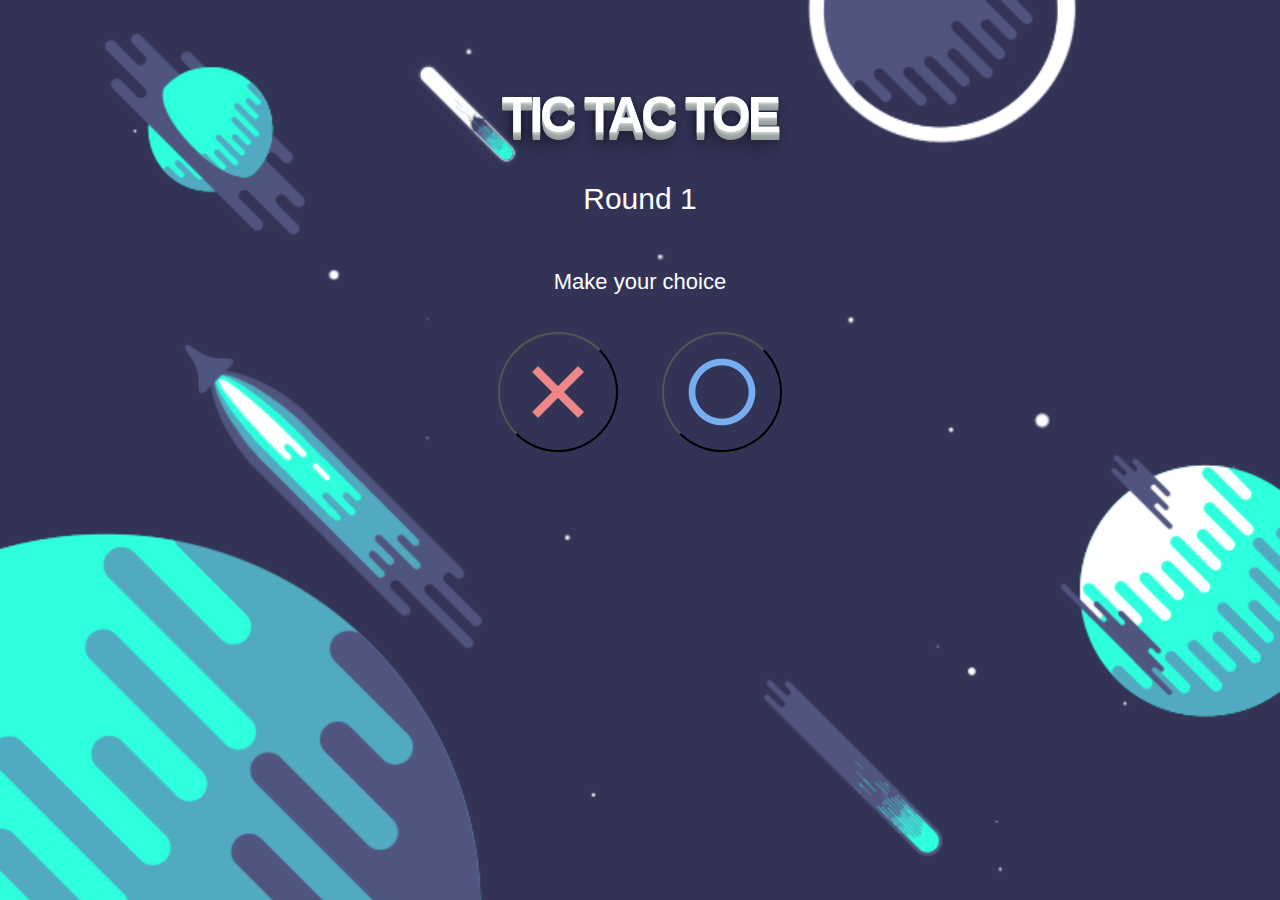
<file: index.html>
<!DOCTYPE html>
<html lang="en">

<head>
    <title>Tic Tac Toe</title>
    <meta charset="utf-8">
    <meta name="viewport" content="width=device-width, initial-scale=1">
    <link rel="icon" href="resources/img/cross.png" type="image/x-icon">
    <link rel="stylesheet" href="https://maxcdn.bootstrapcdn.com/bootstrap/4.0.0/css/bootstrap.min.css"
        integrity="sha384-Gn5384xqQ1aoWXA+058RXPxPg6fy4IWvTNh0E263XmFcJlSAwiGgFAW/dAiS6JXm" crossorigin="anonymous">
    <script src="https://code.jquery.com/jquery-3.2.1.min.js"></script>
    <script src="https://cdnjs.cloudflare.com/ajax/libs/popper.js/1.12.9/umd/popper.min.js"
        integrity="sha384-ApNbgh9B+Y1QKtv3Rn7W3mgPxhU9K/ScQsAP7hUibX39j7fakFPskvXusvfa0b4Q"
        crossorigin="anonymous"></script>
    <script src="https://maxcdn.bootstrapcdn.com/bootstrap/4.0.0/js/bootstrap.min.js"
        integrity="sha384-JZR6Spejh4U02d8jOt6vLEHfe/JQGiRRSQQxSfFWpi1MquVdAyjUar5+76PVCmYl"
        crossorigin="anonymous"></script>
    <link rel="stylesheet" href="https://use.fontawesome.com/releases/v5.7.0/css/all.css"
        integrity="sha384-lZN37f5QGtY3VHgisS14W3ExzMWZxybE1SJSEsQp9S+oqd12jhcu+A56Ebc1zFSJ" crossorigin="anonymous">
    <link href="https://fonts.googleapis.com/icon?family=Material+Icons" rel="stylesheet">
    <link rel="stylesheet" href="resources/css/styles.css">
    <script src="resources/js/index.js"></script>
</head>

<body data-title="index-page">
    <div class="container-fluid bg-overlay">
        <div class="container-fluid text-center">
            <div class="row">
                <div class="col-md-4 offset-md-4 d-flex justify-content-center">
                    <h1 id="header" style="padding-top: 10vh; color: white;">TIC TAC TOE</h1>
                </div>
            </div>
            <div class="row">
                <div class="col-md-4 offset-md-4 d-flex justify-content-center">
                    <div class="round-status">
                        <p id="round-label">Round 1</p>
                    </div>
                </div>
            </div>
            <div class="row">
                <div class="col-md-4 offset-md-4 d-flex justify-content-center">
                    <div class="status">
                        <p id="choice-label">Make your choice</p>
                    </div>
                </div>
            </div>
            <div class="row">
                <div class="col-md-4 offset-md-4 d-flex justify-content-center">
                    <div class="btn-grp">
                        <button class="choice-btn-x"><img src="resources/img/cross.png" /></button>
                        <button class="choice-btn-o"><img src="resources/img/noughts.png" /></button>
                    </div>
                </div>
            </div>
        </div>
    </div>
</body>

</html>
</file>
<file: resources/css/styles.css>
.bg-overlay {
  background-image: url("../img/space.gif");
  background-repeat: no-repeat;
  background-size: cover;
  height: 100vh;
  width: 100vw;
  z-index: 10;
}

#header {
  font: 900 50px/1 "Source Sans Pro", Arial, sans-serif;
  padding-top: 7vh;
  color: white;
  letter-spacing: -3px;
  top: 35%;
  width: 100%;
  text-shadow: 0 1px 0 hsl(174, 5%, 80%), 0 2px 0 hsl(174, 5%, 75%),
    0 3px 0 hsl(174, 5%, 70%), 0 4px 0 hsl(174, 5%, 66%),
    0 5px 0 hsl(174, 5%, 64%), 0 6px 0 hsl(174, 5%, 62%),
    0 7px 0 hsl(174, 5%, 61%), 0 8px 0 hsl(174, 5%, 60%),
    0 0 5px rgba(0, 0, 0, 0.05), 0 1px 3px rgba(0, 0, 0, 0.2),
    0 3px 5px rgba(0, 0, 0, 0.2), 0 5px 10px rgba(0, 0, 0, 0.2),
    0 10px 10px rgba(0, 0, 0, 0.2), 0 20px 20px rgba(0, 0, 0, 0.3);
}

.round-status {
  margin-top: 2vh;
  margin-bottom: 1vh;
}

#round-label {
  color: white;
  text-align: center;
  font-size: 30px;
  padding-top: 10px;
}

.status {
  margin-top: 1vh;
  margin-bottom: 2vh;
}

#choice-label {
  color: white;
  text-align: center;
  font-size: 22px;
  padding-top: 10px;
}

.choice-btn-x {
  width: 120px;
  height: 120px;
  margin-right: 20px;
  background-color: transparent;
  border-radius: 60px;
}

.choice-btn-o {
  width: 120px;
  height: 120px;
  margin-left: 20px;
  background-color: transparent;
  border-radius: 60px;
}

#player-turn {
  color: white;
  text-align: center;
  font-size: 20px;
  height: 24px;
  text-align: center;
}

.score-imgs {
  display: inline;
  margin-top: 10px;
  width: 379px;
}
#bot-score-img {
  height: 40px;
  width: 40px;
  vertical-align: middle;
  margin-left: 40px;
  float: left;
}
#tie-score-img {
  height: 40px;
  width: 40px;
  vertical-align: middle;
}
#human-score-img {
  height: 40px;
  width: 40px;
  vertical-align: middle;
  margin-right: 40px;
  float: right;
}

.score-lbls {
  display: inline;
  margin-top: 5px;
  width: 379px;
}
#bot-score-lbl {
  color: white;
  border-radius: 10px;
  font-size: 18px;
  vertical-align: middle;
  height: 30px;
  width: 65px;
  margin-left: 27.5px;
  float: left;
}
#tie-score-lbl {
  color: white;
  border-radius: 10px;
  font-size: 18px;
  vertical-align: middle;
  height: 30px;
  width: 65px;
}
#human-score-lbl {
  color: white;
  border-radius: 10px;
  font-size: 18px;
  vertical-align: middle;
  height: 30px;
  width: 65px;
  margin-right: 27.5px;
  float: right;
}

.tic-tac-toe-board {
  border-collapse: collapse;
}
.tic-tac-toe-board td {
  background-color: rgba(255, 255, 255, 0.3);
  border: 5px solid rgba(255, 255, 255, 0.01);
  border-radius: 18px;
  height: 125px;
  width: 125px;
}
.tic-tac-toe-board tr:first-child td {
  border-top: 0;
}
.tic-tac-toe-board tr td:first-child {
  border-left: 0;
}
.tic-tac-toe-board tr:last-child td {
  border-bottom: 0;
}
.tic-tac-toe-board tr td:last-child {
  border-right: 0;
}
</file>
